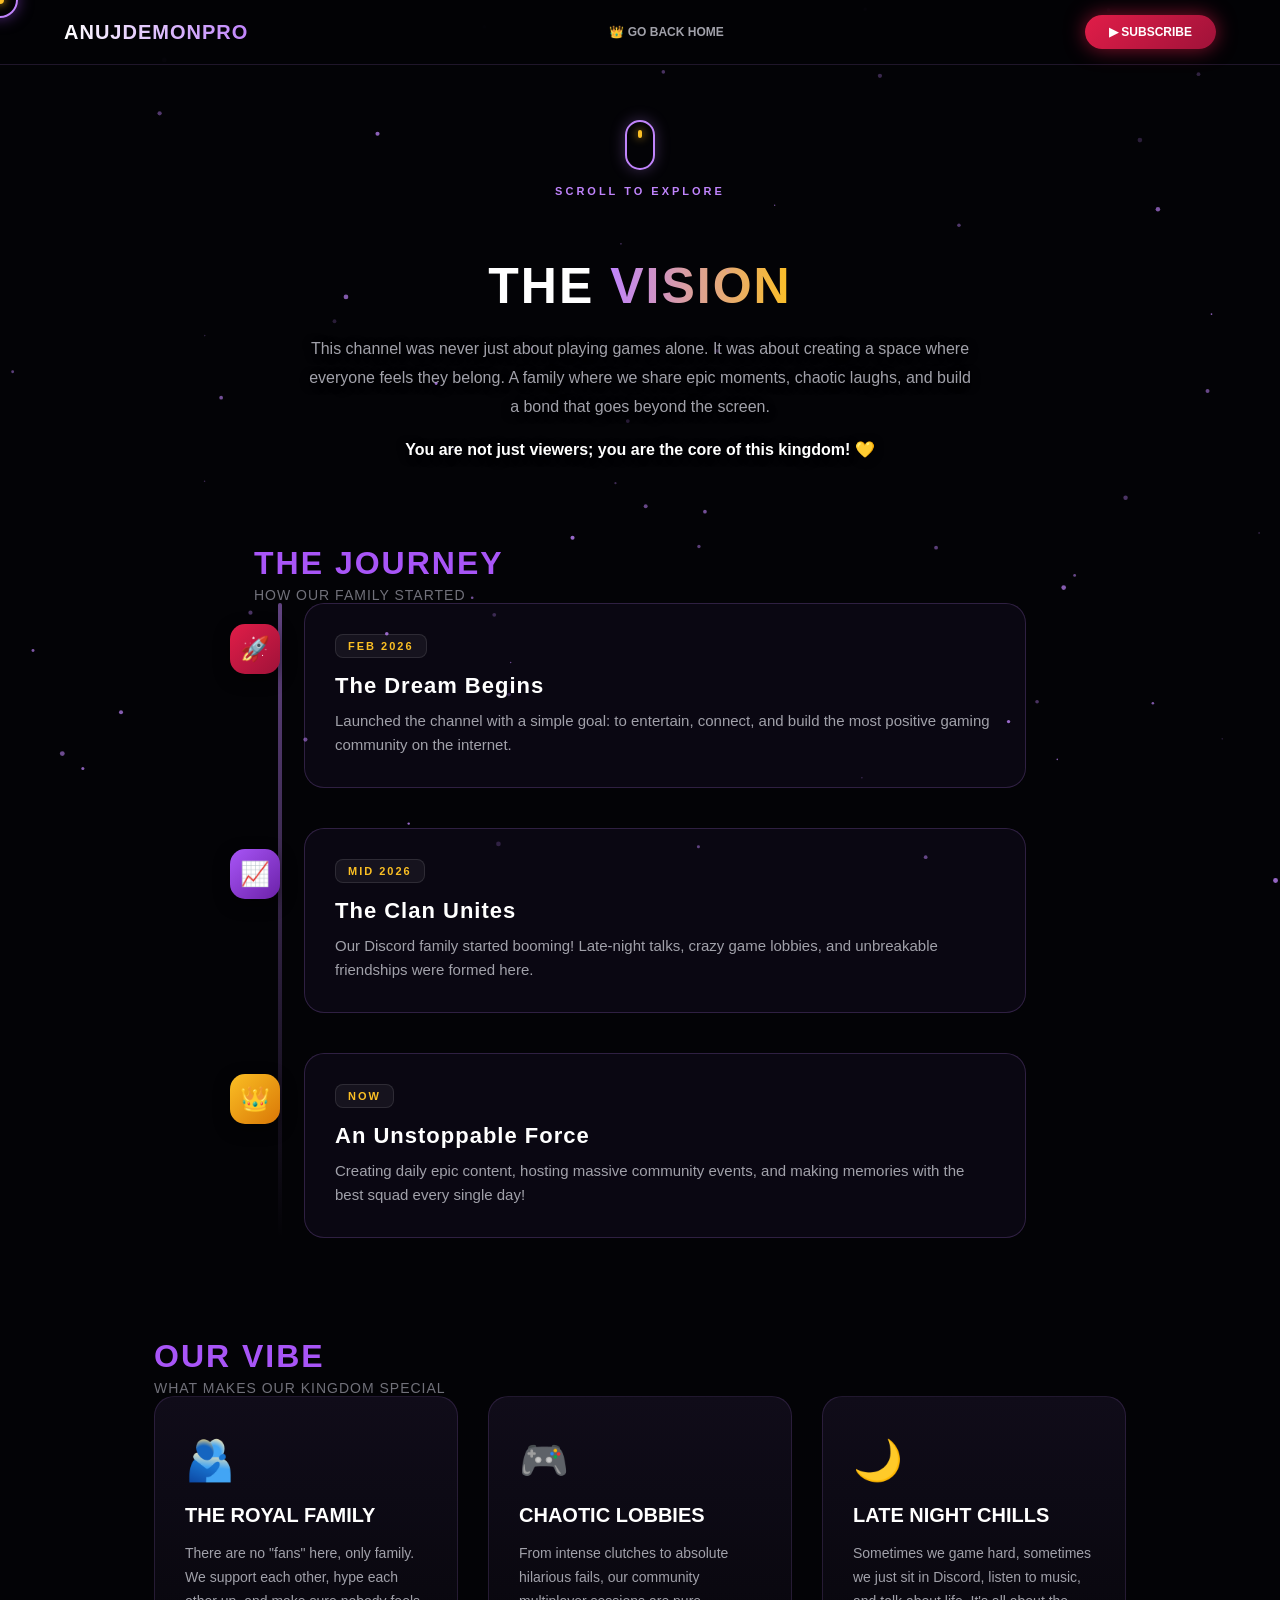
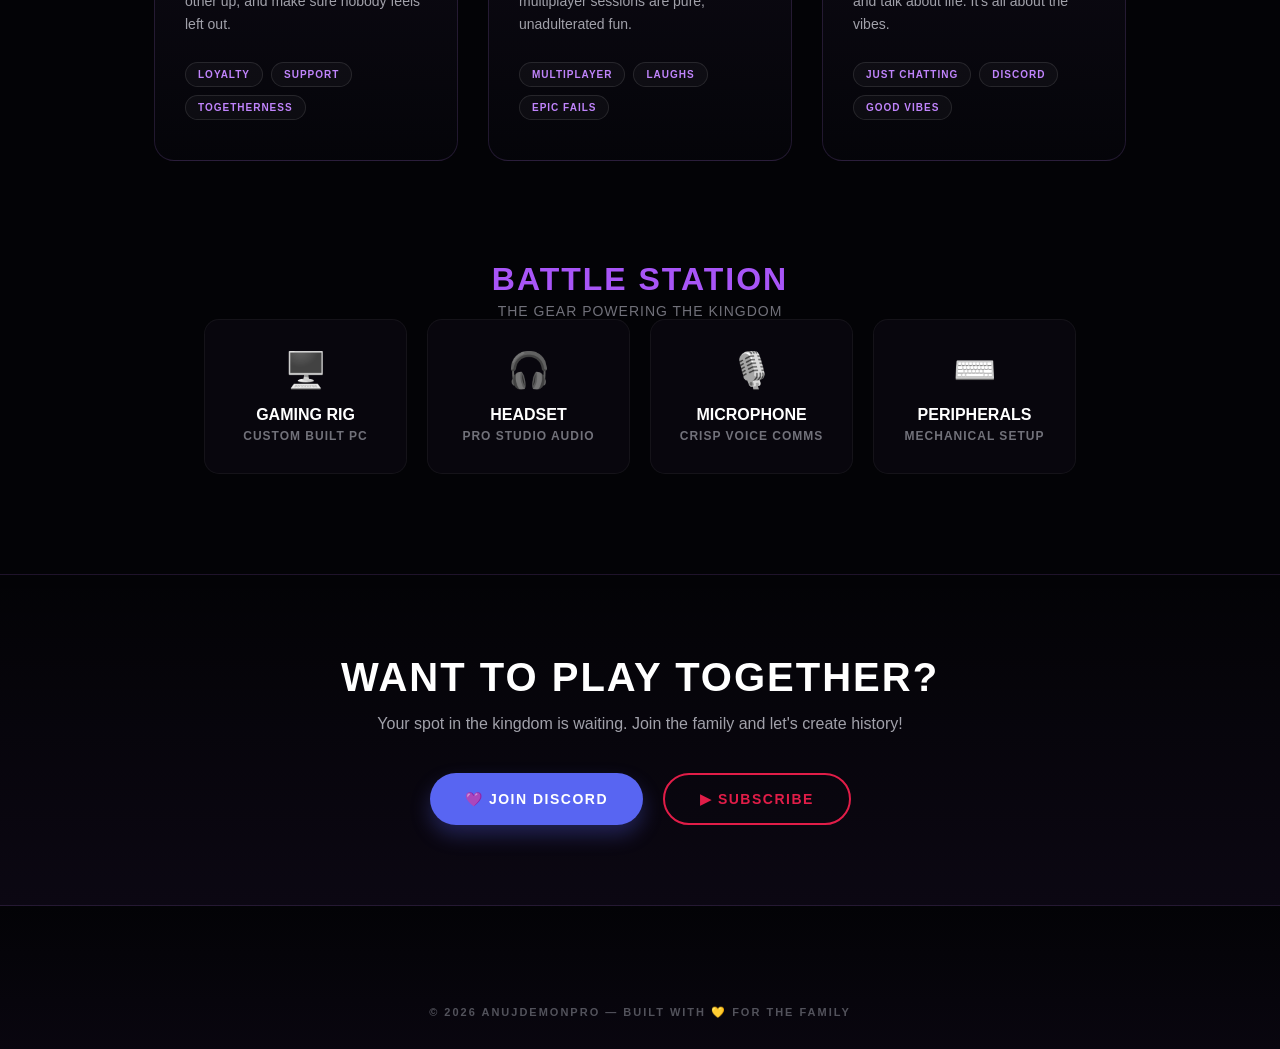
<file: explore.html>
<!DOCTYPE html>
<html lang="en">
<head>
    <meta charset="UTF-8">
    <meta name="viewport" content="width=device-width, initial-scale=1.0">
    <title>The Journey & Family | Anujdemonpro</title>
    <!-- Dono CSS Linked -->
    <link rel="stylesheet" href="style.css">
    <link rel="stylesheet" href="explore.css">
</head>
<body>

    <!-- CUSTOM CURSOR & PARTICLES -->
    <div class="cursor-dot"></div>
    <div class="cursor-outline"></div>
    <canvas id="particles-canvas"></canvas>

    <!-- NAVIGATION BAR -->
    <nav>
        <div class="logo-box">
            <span class="logo-title">ANUJDEMONPRO</span>
        </div>
        <div class="nav-links">
            <a href="index.html#home" class="snd-hover">👑 Go Back Home</a>
        </div>
        <a href="https://youtube.com/@anujdemonpro" target="_blank" style="text-decoration: none;">
            <button class="sub-btn snd-click touch-anim">▶ Subscribe</button>
        </a>
    </nav>

    <!-- SPACER FOR NAVBAR -->
    <div style="height: 100px;"></div>

    <!-- BOUNCING SCROLL INDICATOR -->
    <div class="scroll-wrapper reveal">
        <div class="mouse-icon">
            <div class="wheel"></div>
        </div>
        <span class="scroll-text">Scroll to Explore</span>
    </div>

    <!-- THE VISION (Family Focus) -->
    <section class="vision-section reveal">
        <h1 class="page-main-title">THE <span class="highlight">VISION</span></h1>
        <p class="vision-desc">
            This channel was never just about playing games alone. It was about creating a space where everyone feels they belong. 
            A family where we share epic moments, chaotic laughs, and build a bond that goes beyond the screen. 
            <strong>You are not just viewers; you are the core of this kingdom! 💛</strong>
        </p>
    </section>

    <!-- THE JOURNEY TIMELINE -->
    <section class="journey-section">
        <div class="section-header reveal">
            <h2 class="content-title">THE JOURNEY</h2>
            <p class="content-subtitle">How our family started</p>
        </div>
        
        <div class="timeline-container">
            <!-- Timeline Item 1 -->
            <div class="timeline-box reveal touch-anim">
                <div class="icon-block start-icon">🚀</div>
                <div class="timeline-content">
                    <span class="date-badge">FEB 2026</span>
                    <h3 class="box-title">The Dream Begins</h3>
                    <p class="box-desc">Launched the channel with a simple goal: to entertain, connect, and build the most positive gaming community on the internet.</p>
                </div>
            </div>

            <!-- Timeline Item 2 -->
            <div class="timeline-box reveal touch-anim">
                <div class="icon-block growth-icon">📈</div>
                <div class="timeline-content">
                    <span class="date-badge">MID 2026</span>
                    <h3 class="box-title">The Clan Unites</h3>
                    <p class="box-desc">Our Discord family started booming! Late-night talks, crazy game lobbies, and unbreakable friendships were formed here.</p>
                </div>
            </div>

            <!-- Timeline Item 3 -->
            <div class="timeline-box reveal touch-anim">
                <div class="icon-block crown-icon">👑</div>
                <div class="timeline-content">
                    <span class="date-badge">NOW</span>
                    <h3 class="box-title">An Unstoppable Force</h3>
                    <p class="box-desc">Creating daily epic content, hosting massive community events, and making memories with the best squad every single day!</p>
                </div>
            </div>
        </div>
    </section>

    <!-- OUR GAMING VIBES CARDS -->
    <section class="vibe-section">
        <div class="section-header reveal">
            <h2 class="content-title">OUR VIBE</h2>
            <p class="content-subtitle">What makes our kingdom special</p>
        </div>

        <div class="vibe-grid">
            <div class="vibe-card reveal touch-anim">
                <div class="vibe-icon">🫂</div>
                <h3 class="vibe-title">The Royal Family</h3>
                <p class="vibe-desc">There are no "fans" here, only family. We support each other, hype each other up, and make sure nobody feels left out.</p>
                <div class="vibe-tags">
                    <span>Loyalty</span>
                    <span>Support</span>
                    <span>Togetherness</span>
                </div>
            </div>

            <div class="vibe-card reveal touch-anim">
                <div class="vibe-icon">🎮</div>
                <h3 class="vibe-title">Chaotic Lobbies</h3>
                <p class="vibe-desc">From intense clutches to absolute hilarious fails, our community multiplayer sessions are pure, unadulterated fun.</p>
                <div class="vibe-tags">
                    <span>Multiplayer</span>
                    <span>Laughs</span>
                    <span>Epic Fails</span>
                </div>
            </div>

            <div class="vibe-card reveal touch-anim">
                <div class="vibe-icon">🌙</div>
                <h3 class="vibe-title">Late Night Chills</h3>
                <p class="vibe-desc">Sometimes we game hard, sometimes we just sit in Discord, listen to music, and talk about life. It's all about the vibes.</p>
                <div class="vibe-tags">
                    <span>Just Chatting</span>
                    <span>Discord</span>
                    <span>Good Vibes</span>
                </div>
            </div>
        </div>
    </section>

    <!-- BATTLE STATION SETUP -->
    <section class="setup-section reveal">
        <div class="section-header">
            <h2 class="content-title">BATTLE STATION</h2>
            <p class="content-subtitle">The gear powering the kingdom</p>
        </div>
        <div class="setup-grid">
            <div class="setup-item touch-anim">
                <div class="setup-icon">🖥️</div>
                <h4>Gaming Rig</h4>
                <p>Custom Built PC</p>
            </div>
            <div class="setup-item touch-anim">
                <div class="setup-icon">🎧</div>
                <h4>Headset</h4>
                <p>Pro Studio Audio</p>
            </div>
            <div class="setup-item touch-anim">
                <div class="setup-icon">🎙️</div>
                <h4>Microphone</h4>
                <p>Crisp Voice Comms</p>
            </div>
            <div class="setup-item touch-anim">
                <div class="setup-icon">⌨️</div>
                <h4>Peripherals</h4>
                <p>Mechanical Setup</p>
            </div>
        </div>
    </section>

    <!-- CALL TO ACTION -->
    <section class="cta-section reveal">
        <h2 class="cta-title">WANT TO PLAY TOGETHER?</h2>
        <p class="cta-desc">Your spot in the kingdom is waiting. Join the family and let's create history!</p>
        <div class="cta-buttons">
            <a href="https://discord.gg/WPDnNcpACz" target="_blank" class="cta-btn discord-btn touch-anim">💜 JOIN DISCORD</a>
            <a href="https://youtube.com/@anujdemonpro" target="_blank" class="cta-btn yt-btn touch-anim">▶ SUBSCRIBE</a>
        </div>
    </section>

    <!-- FOOTER -->
    <footer class="main-footer" style="margin-top: 0;">
        <div class="footer-bottom">
            <p>© 2026 ANUJDEMONPRO — BUILT WITH 💛 FOR THE FAMILY</p>
        </div>
    </footer>

    <!-- MAIN SOUNDS & CURSOR SCRIPT -->
    <script src="script.js"></script>
    
    <!-- YAHAN TERA NAYA 3D TILT & MAGNETIC ANIMATION SCRIPT HAI -->
    <script src="explore-anim.js"></script>
</body>
</html>
</file>
<file: style.css>
:root {
    --purple: #c084fc;
    --purple-glow: #a855f7;
    --yellow: #fbbf24;
    --red: #e11d48;
    --bg-dark: #030306;
}

* { margin: 0; padding: 0; box-sizing: border-box; cursor: none !important; }
html { scroll-behavior: smooth; }

body { 
    background-color: var(--bg-dark); 
    color: white; 
    font-family: 'Segoe UI', Roboto, sans-serif; 
    overflow-x: hidden;
    position: relative;
}

/* Custom Gaming Cursor */
.cursor-dot, .cursor-outline {
    pointer-events: none;
    position: fixed;
    top: 0; left: 0;
    transform: translate(-50%, -50%);
    border-radius: 50%;
    z-index: 9999;
    transition: opacity 0.3s ease;
}
.cursor-dot { width: 8px; height: 8px; background-color: var(--yellow); box-shadow: 0 0 10px var(--yellow); }
.cursor-outline { width: 36px; height: 36px; border: 2px solid var(--purple); box-shadow: 0 0 15px rgba(168, 85, 247, 0.5); transition: transform 0.15s ease-out, width 0.2s, height 0.2s; }

/* Interactive Particles Canvas */
#particles-canvas { position: fixed; top: 0; left: 0; width: 100%; height: 100%; pointer-events: none; z-index: 1; }

/* Navigation Bar */
nav { 
    display: flex; justify-content: space-between; align-items: center; 
    padding: 15px 5%; background: rgba(3, 3, 6, 0.85); backdrop-filter: blur(20px);
    position: fixed; top: 0; left: 0; width: 100%; z-index: 1000;
    border-bottom: 1px solid rgba(192, 132, 252, 0.15);
}
.logo-box { display: flex; align-items: center; gap: 12px; }
.logo-title { font-weight: 900; font-size: 20px; letter-spacing: 1px; background: linear-gradient(90deg, #fff, var(--purple)); -webkit-background-clip: text; -webkit-text-fill-color: transparent; }
.nav-links { display: flex; gap: 25px; font-size: 12px; font-weight: 700; text-transform: uppercase; }
.nav-links a { color: #a1a1aa; text-decoration: none; transition: 0.3s; }
.nav-links a:hover { color: var(--purple); }
.sub-btn { 
    background: linear-gradient(135deg, var(--red), #9f1239); padding: 10px 24px; border-radius: 20px; border: none; 
    color: white; font-weight: 800; font-size: 12px; text-transform: uppercase;
    box-shadow: 0 0 20px rgba(225, 29, 72, 0.6); transition: all 0.3s ease;
}
.sub-btn:hover { transform: scale(1.08); box-shadow: 0 0 30px rgba(225, 29, 72, 0.9); }

/* Hero Section */
.hero-section {
    min-height: 100vh; width: 100%; display: flex; align-items: center; padding: 120px 5% 60px 5%;
    background-image: linear-gradient(180deg, rgba(3, 3, 6, 0.4) 0%, rgba(3, 3, 6, 0.1) 50%, rgba(3, 3, 6, 0.95) 100%), 
                      url('https://cdn.phototourl.com/free/2026-07-29-9d5be3e8-eceb-4cd6-99ad-277b46fce14f.png');
    background-size: cover; background-position: center center; background-repeat: no-repeat; position: relative; z-index: 2;
}
.hero-content { max-width: 600px; z-index: 2; }
.tag-badge { display: inline-flex; align-items: center; gap: 8px; font-size: 11px; font-weight: 800; color: var(--yellow); letter-spacing: 2px; margin-bottom: 15px; text-transform: uppercase; padding: 6px 16px; background: rgba(251, 191, 36, 0.15); border-radius: 30px; border: 1px solid rgba(251, 191, 36, 0.4); backdrop-filter: blur(10px); }
.main-title { font-size: clamp(34px, 5.5vw, 65px); font-weight: 900; line-height: 1.05; letter-spacing: 1px; margin-bottom: 15px; text-transform: uppercase; text-shadow: 0 4px 20px rgba(0,0,0,0.8); }
.title-shimmer { background: linear-gradient(90deg, var(--purple), var(--yellow), #38bdf8, var(--purple)); background-size: 300%; -webkit-background-clip: text; -webkit-text-fill-color: transparent; animation: shimmer 5s linear infinite; }
@keyframes shimmer { 0% { background-position: 0% 50%; } 100% { background-position: 300% 50%; } }
.description { font-size: 15px; color: #e4e4e7; line-height: 1.6; margin-bottom: 25px; text-shadow: 0 2px 10px rgba(0,0,0,0.9); }
.btn-container { display: flex; gap: 15px; flex-wrap: wrap; }
.btn-ultra { background: linear-gradient(135deg, #a855f7, #6b21a8); color: white; padding: 14px 32px; border-radius: 30px; border: none; font-weight: 800; font-size: 12px; letter-spacing: 1.5px; box-shadow: 0 0 25px rgba(168, 85, 247, 0.6); text-transform: uppercase; transition: all 0.3s ease; }
.btn-ultra:hover { transform: translateY(-3px) scale(1.03); box-shadow: 0 0 35px rgba(168, 85, 247, 0.9); }
.btn-secondary { background: rgba(0, 0, 0, 0.4); color: white; padding: 14px 32px; border-radius: 30px; border: 1px solid rgba(255, 255, 255, 0.3); font-weight: 800; font-size: 12px; letter-spacing: 1.5px; backdrop-filter: blur(10px); text-transform: uppercase; transition: all 0.3s ease; }
.btn-secondary:hover { background: rgba(255, 255, 255, 0.15); transform: translateY(-3px); border-color: var(--purple); }

/* Stats Card */
.stats-wrapper { padding: 20px 5% 40px 5%; position: relative; z-index: 2; background: var(--bg-dark); }
.stats-card { max-width: 1100px; margin: 0 auto; background: rgba(12, 8, 20, 0.85); border: 1px solid rgba(251, 191, 36, 0.2); border-radius: 20px; padding: 50px 30px; display: flex; justify-content: space-around; flex-wrap: wrap; gap: 40px; box-shadow: 0 10px 40px rgba(0,0,0,0.8), inset 0 0 30px rgba(192, 132, 252, 0.05); backdrop-filter: blur(10px); }
.stat-box { text-align: center; flex: 1; min-width: 180px; }
.stat-number { font-size: clamp(36px, 5vw, 48px); font-weight: 900; font-family: 'Arial Black', Impact, sans-serif; background: linear-gradient(90deg, var(--purple), var(--yellow)); -webkit-background-clip: text; -webkit-text-fill-color: transparent; margin-bottom: 10px; letter-spacing: 1px; transition: all 0.3s ease; }
.stat-number.active-anim { animation: pulseGlow 2s infinite alternate ease-in-out; }
@keyframes pulseGlow { 0% { filter: drop-shadow(0 0 5px rgba(192, 132, 252, 0.4)); transform: scale(1); } 100% { filter: drop-shadow(0 0 15px rgba(251, 191, 36, 0.6)); transform: scale(1.05); } }
.stat-label { font-size: 12px; color: #71717a; text-transform: uppercase; letter-spacing: 2px; font-weight: 800; }

/* PROFILE BIO SECTION */
.bio-wrapper { padding: 40px 5%; position: relative; z-index: 2; display: flex; justify-content: center; }
.bio-card { 
    background: #0d0a15; border-radius: 24px; overflow: hidden; 
    max-width: 420px; width: 100%; 
    box-shadow: 0 15px 40px rgba(0,0,0,0.7), 0 0 20px rgba(255, 51, 133, 0.1); 
    border: 1px solid rgba(255, 51, 133, 0.2);
    transition: transform 0.5s cubic-bezier(0.175, 0.885, 0.32, 1.275), box-shadow 0.5s ease;
}
.bio-card:hover { transform: translateY(-10px) scale(1.02); box-shadow: 0 20px 50px rgba(0,0,0,0.8), 0 0 40px rgba(255, 51, 133, 0.4); border-color: #ff007f; }
.bio-header-bg { background: linear-gradient(135deg, #ff007f, #9d4edd); padding: 50px 20px; display: flex; justify-content: center; align-items: center; position: relative; background-image: radial-gradient(white 1px, transparent 1px); background-size: 30px 30px; background-position: 0 0, 15px 15px; }
@keyframes floatAvatar { 0% { transform: translateY(0px); box-shadow: 0 10px 30px rgba(0,0,0,0.4); } 50% { transform: translateY(-12px); box-shadow: 0 25px 45px rgba(255, 255, 255, 0.4); } 100% { transform: translateY(0px); box-shadow: 0 10px 30px rgba(0,0,0,0.4); } }
.bio-avatar { width: 170px; height: 170px; border-radius: 20px; object-fit: cover; border: 3px solid rgba(255,255,255,0.4); animation: floatAvatar 4s ease-in-out infinite; transition: transform 0.4s cubic-bezier(0.175, 0.885, 0.32, 1.275); }
.bio-avatar:hover { transform: scale(1.1) rotate(5deg) !important; border-color: white; }
.bio-content { padding: 30px; }
.bio-subtitle { color: #fbbf24; font-size: 11px; font-weight: 800; letter-spacing: 2px; text-transform: uppercase; display: block; margin-bottom: 12px; }
.bio-title { color: #ff3385; font-size: 26px; font-weight: 900; letter-spacing: 1px; margin-bottom: 20px; text-transform: uppercase; }
.bio-text { font-size: 14px; line-height: 1.6; margin-bottom: 15px; }
.primary-text { color: #f4f4f5; font-size: 15px;}
.secondary-text { color: #8f8f9d; }

.bio-tags { display: flex; gap: 10px; flex-wrap: wrap; margin: 25px 0; }
.game-tag { font-size: 10px; font-weight: 800; padding: 6px 14px; border-radius: 8px; text-transform: uppercase; letter-spacing: 1px; }
.vibe-tag { background: rgba(255, 51, 133, 0.1); color: #ff3385; border: 1px solid rgba(255, 51, 133, 0.3); }
.fun-tag { background: rgba(168, 85, 247, 0.1); color: #c084fc; border: 1px solid rgba(168, 85, 247, 0.3); }
.fam-tag { background: rgba(251, 191, 36, 0.1); color: #fbbf24; border: 1px solid rgba(251, 191, 36, 0.3); }
.read-more-link { color: #ff3385; font-size: 12px; font-weight: 800; text-transform: uppercase; letter-spacing: 2px; text-decoration: none; display: inline-block; transition: 0.3s; }
.read-more-link:hover { color: #fff; transform: translateX(5px); }

/* SOCIAL COMMUNITY SECTION - Grid Background & Glowing Borders */
.social-wrapper { padding: 60px 5% 100px 5%; position: relative; z-index: 2; background: var(--bg-dark); background-image: linear-gradient(rgba(255, 255, 255, 0.02) 1px, transparent 1px), linear-gradient(90deg, rgba(255, 255, 255, 0.02) 1px, transparent 1px); background-size: 40px 40px; }
.social-header { text-align: center; margin-bottom: 50px; }
.content-title { font-size: 32px; font-weight: 900; color: var(--purple-glow); text-transform: uppercase; letter-spacing: 2px; margin-bottom: 5px; }
.content-subtitle { color: #71717a; font-size: 14px; text-transform: uppercase; letter-spacing: 1px; }

.social-cards-container { display: flex; justify-content: center; gap: 30px; flex-wrap: wrap; max-width: 1200px; margin: 0 auto; }
.social-card { display: flex; align-items: center; gap: 20px; width: 100%; max-width: 350px; padding: 25px; border-radius: 20px; text-decoration: none; transition: all 0.4s cubic-bezier(0.175, 0.885, 0.32, 1.275); position: relative; overflow: hidden; }

@keyframes borderGlow { 0% { background-position: 0% 50%; } 50% { background-position: 100% 50%; } 100% { background-position: 0% 50%; } }

.discord-card { border: 2px solid transparent; background: linear-gradient(rgba(15, 10, 25, 0.95), rgba(15, 10, 25, 0.95)) padding-box, linear-gradient(90deg, transparent, #5865F2, #5865F2, transparent) border-box; background-size: 300% 300%; animation: borderGlow 4s linear infinite; box-shadow: 0 10px 30px rgba(88, 101, 242, 0.05); }
.discord-card:hover { transform: translateY(-10px) scale(1.03); box-shadow: 0 15px 40px rgba(88, 101, 242, 0.4), inset 0 0 20px rgba(88, 101, 242, 0.1); }
.discord-icon { color: #5865F2; filter: drop-shadow(0 0 15px rgba(88, 101, 242, 0.6)); }

.insta-card { border: 2px solid transparent; background: linear-gradient(rgba(15, 10, 25, 0.95), rgba(15, 10, 25, 0.95)) padding-box, linear-gradient(90deg, transparent, #E1306C, #F56040, transparent) border-box; background-size: 300% 300%; animation: borderGlow 4s linear infinite reverse; box-shadow: 0 10px 30px rgba(225, 48, 108, 0.05); }
.insta-card:hover { transform: translateY(-10px) scale(1.03); box-shadow: 0 15px 40px rgba(225, 48, 108, 0.4), inset 0 0 20px rgba(225, 48, 108, 0.1); }
.insta-icon { color: #E1306C; filter: drop-shadow(0 0 15px rgba(225, 48, 108, 0.6)); }

.youtube-card { border: 2px solid transparent; background: linear-gradient(rgba(15, 10, 25, 0.95), rgba(15, 10, 25, 0.95)) padding-box, linear-gradient(90deg, transparent, #FF0000, #ff4d4d, transparent) border-box; background-size: 300% 300%; animation: borderGlow 4s linear infinite; box-shadow: 0 10px 30px rgba(255, 0, 0, 0.05); }
.youtube-card:hover { transform: translateY(-10px) scale(1.03); box-shadow: 0 15px 40px rgba(255, 0, 0, 0.4), inset 0 0 20px rgba(255, 0, 0, 0.1); }
.youtube-icon { color: #FF0000; filter: drop-shadow(0 0 15px rgba(255, 0, 0, 0.6)); }

.social-icon { transition: transform 0.4s ease; display: flex; justify-content: center; align-items: center; }
.social-card:hover .social-icon { transform: scale(1.2) rotate(-5deg); }
.social-text h3 { color: #fff; font-size: 18px; font-weight: 900; letter-spacing: 1px; text-transform: uppercase; margin-bottom: 5px; }
.social-text p { color: #a1a1aa; font-size: 12px; font-weight: 600; text-transform: uppercase; letter-spacing: 1px; }

/* Reveal Classes */
.reveal { opacity: 0; transform: translateY(30px); transition: all 0.8s ease; }
.reveal.active { opacity: 1; transform: translateY(0); }

/* MAIN SPARKLE FOOTER */
.main-footer {
    position: relative;
    background: linear-gradient(to bottom, #030306, #09060f);
    border-top: 1px solid rgba(192, 132, 252, 0.15);
    padding: 70px 5% 30px 5%;
    overflow: hidden;
    z-index: 2;
}

.footer-sparkles {
    position: absolute; top: 0; left: 0; right: 0; bottom: 0;
    background-image: 
        radial-gradient(circle at 15% 25%, rgba(192, 132, 252, 0.5) 1px, transparent 2px),
        radial-gradient(circle at 85% 35%, rgba(251, 191, 36, 0.6) 2px, transparent 3px),
        radial-gradient(circle at 35% 75%, rgba(255, 51, 133, 0.5) 1.5px, transparent 2px),
        radial-gradient(circle at 75% 85%, rgba(56, 189, 248, 0.6) 2px, transparent 3px),
        radial-gradient(circle at 50% 15%, rgba(255, 255, 255, 0.4) 1px, transparent 2px);
    background-size: 120px 120px;
    animation: sparkleAnim 4s infinite alternate ease-in-out; opacity: 0.7; pointer-events: none; 
}
@keyframes sparkleAnim {
    0% { opacity: 0.2; transform: translateY(0) scale(1); }
    50% { opacity: 1; transform: translateY(-5px) scale(1.1); }
    100% { opacity: 0.2; transform: translateY(-10px) scale(1); }
}

.footer-content { display: flex; justify-content: space-between; flex-wrap: wrap; gap: 50px; max-width: 1100px; margin: 0 auto; padding-bottom: 40px; border-bottom: 1px solid rgba(255, 255, 255, 0.05); position: relative; z-index: 5; }

.footer-brand { flex: 2; min-width: 300px; }
.footer-logo-container { display: flex; align-items: center; gap: 15px; margin-bottom: 20px; }
.footer-icon { background: linear-gradient(135deg, #ff007f, #9d4edd); width: 45px; height: 45px; border-radius: 12px; display: flex; justify-content: center; align-items: center; font-size: 22px; box-shadow: 0 0 20px rgba(255, 0, 127, 0.4); }
.footer-name-box { display: flex; flex-direction: column; }
.footer-name { color: #ff3385; font-size: 20px; font-weight: 900; letter-spacing: 2px; }
.footer-handle { color: #71717a; font-size: 11px; font-weight: 600; text-transform: uppercase; letter-spacing: 1px; }
.footer-desc { color: #a1a1aa; font-size: 14px; line-height: 1.7; max-width: 380px; }

.footer-links-group { flex: 1; min-width: 150px; display: flex; flex-direction: column; gap: 15px; }
.footer-heading { color: #a1a1aa; font-size: 12px; font-weight: 800; letter-spacing: 3px; text-transform: uppercase; margin-bottom: 10px; }
.footer-links-group a { color: #c084fc; text-decoration: none; font-size: 14px; font-weight: 700; transition: 0.3s; display: inline-flex; align-items: center; gap: 8px; }
.footer-links-group a:hover { color: #fbbf24; transform: translateX(5px); }

.footer-social-row { display: flex; flex-direction: row; gap: 20px; flex-wrap: wrap; }
.footer-social-row a { display: flex; align-items: center; gap: 8px; color: #a1a1aa; text-decoration: none; font-size: 14px; font-weight: 700; transition: all 0.3s ease; }
.footer-social-row a svg { transition: transform 0.3s ease; }
.footer-social-row a:hover { transform: translateY(-3px); }
.footer-social-row a:hover svg { transform: scale(1.2); }

.footer-social-row a.yt-link:hover { color: #FF0000; filter: drop-shadow(0 0 5px rgba(255, 0, 0, 0.5)); }
.footer-social-row a.dc-link:hover { color: #5865F2; filter: drop-shadow(0 0 5px rgba(88, 101, 242, 0.5)); }
.footer-social-row a.ig-link:hover { color: #E1306C; filter: drop-shadow(0 0 5px rgba(225, 48, 108, 0.5)); }

.footer-bottom { text-align: center; padding-top: 30px; color: #52525b; font-size: 11px; font-weight: 700; letter-spacing: 2px; text-transform: uppercase; position: relative; z-index: 5; }

/* Global Mobile Fixes */
@media (max-width: 768px) {
    * { cursor: auto !important; }
    .cursor-dot, .cursor-outline { display: none; }
    nav { flex-direction: column; padding: 10px; gap: 10px; height: auto; }
    .logo-title { font-size: 16px; }
    .nav-links { display: none; }
    .sub-btn { padding: 6px 15px; font-size: 10px; }
    .hero-section { min-height: auto; padding: 110px 5% 50px 5%; text-align: center; justify-content: center; background-position: center top; }
    .hero-content { background: rgba(3, 3, 6, 0.55); padding: 25px 20px; border-radius: 20px; backdrop-filter: blur(10px); }
    .social-card { max-width: 100%; }
    .bio-card { max-width: 100%; }
    .footer-content { flex-direction: column; text-align: center; gap: 30px; }
    .footer-logo-container { justify-content: center; }
    .footer-desc { margin: 0 auto; }
    .footer-links-group { align-items: center; }
    .footer-social-row { justify-content: center; }
}
</file>
<file: explore.css>
/* ==================================================
   🔥 EXPLORE PAGE CSS (LAYOUT & PRO ANIMATIONS) 🔥
================================================== */

/* SCROLL INDICATOR ANIMATION */
.scroll-wrapper { display: flex; flex-direction: column; align-items: center; justify-content: center; margin: 20px 0 60px 0; }
.mouse-icon { width: 30px; height: 50px; border: 2px solid var(--purple, #a855f7); border-radius: 20px; position: relative; box-shadow: 0 0 15px rgba(192, 132, 252, 0.3); }
.wheel { width: 4px; height: 8px; background: var(--yellow, #fbbf24); border-radius: 4px; position: absolute; top: 8px; left: 50%; transform: translateX(-50%); animation: scrollBounce 2s infinite cubic-bezier(0.15, 0.41, 0.69, 0.94); box-shadow: 0 0 10px var(--yellow, #fbbf24); }
@keyframes scrollBounce { 0% { opacity: 1; transform: translate(-50%, 0); } 50% { opacity: 0; transform: translate(-50%, 20px); } 100% { opacity: 0; transform: translate(-50%, 0); } }
.scroll-text { font-size: 11px; color: var(--purple, #a855f7); margin-top: 15px; font-weight: 800; text-transform: uppercase; letter-spacing: 3px; animation: pulseText 2s infinite; }
@keyframes pulseText { 0%, 100% { opacity: 0.5; } 50% { opacity: 1; } }

/* GLOBAL TOUCH/CLICK ANIMATION (Feels like pressing a real button) */
.touch-anim { transition: transform 0.2s cubic-bezier(0.4, 0, 0.2, 1), box-shadow 0.2s ease, border-color 0.2s ease; cursor: pointer; }
.touch-anim:active { transform: scale(0.95) translateY(2px) !important; box-shadow: 0 0 10px rgba(192, 132, 252, 0.8) !important; }

/* REVEAL ON SCROLL */
.reveal { opacity: 0; transform: translateY(40px); transition: all 0.8s cubic-bezier(0.5, 0, 0, 1); }
.reveal.active { opacity: 1; transform: translateY(0); }

/* THE VISION SECTION */
.vision-section { text-align: center; max-width: 800px; margin: 0 auto 80px auto; padding: 0 5%; }
.page-main-title { font-size: clamp(30px, 5vw, 50px); font-weight: 900; letter-spacing: 2px; margin-bottom: 20px; color: #fff; }
.page-main-title .highlight { 
    background: linear-gradient(90deg, var(--purple, #a855f7), var(--yellow, #fbbf24)); 
    -webkit-background-clip: text; 
    -webkit-text-fill-color: transparent; 
    animation: neonPulse 2s infinite alternate; 
}

@keyframes neonPulse {
    0% { filter: drop-shadow(0 0 5px rgba(251, 191, 36, 0.4)); }
    100% { filter: drop-shadow(0 0 20px rgba(168, 85, 247, 0.9)); }
}

.vision-desc { font-size: 16px; color: #a1a1aa; line-height: 1.8; text-shadow: 0 2px 10px rgba(0,0,0,0.5); }
.vision-desc strong { color: #fff; font-weight: 800; display: block; margin-top: 15px; }

/* THE JOURNEY TIMELINE (Blocky Icon Style) */
.journey-section { max-width: 900px; margin: 0 auto 100px auto; padding: 0 5%; position: relative; }
.timeline-container { position: relative; padding-left: 50px; }
.timeline-container::before { content: ''; position: absolute; left: 24px; top: 0; bottom: 0; width: 4px; background: linear-gradient(to bottom, var(--purple, #a855f7), transparent); border-radius: 5px; opacity: 0.5; }

.timeline-box { 
    position: relative; background: rgba(15, 10, 25, 0.7); border: 1px solid rgba(192, 132, 252, 0.2); border-radius: 20px; padding: 30px; margin-bottom: 40px; backdrop-filter: blur(10px); 
    transition: transform 0.3s cubic-bezier(0.175, 0.885, 0.32, 1.275), background 0.3s ease, box-shadow 0.3s ease;
    will-change: transform;
}
.timeline-box:hover { border-color: var(--purple, #a855f7); transform: translateX(10px); box-shadow: 0 10px 30px rgba(168, 85, 247, 0.15); }

/* Timeline Icons (Left Side) */
.icon-block { 
    position: absolute; left: -75px; top: 20px; width: 50px; height: 50px; border-radius: 15px; display: flex; justify-content: center; align-items: center; font-size: 24px; font-weight: bold; color: white; box-shadow: 0 5px 15px rgba(0,0,0,0.5); z-index: 2; transition: transform 0.3s ease; 
    animation: floatAnim 3.5s ease-in-out infinite; 
}
.start-icon { background: linear-gradient(135deg, #e11d48, #9f1239); }
.growth-icon { background: linear-gradient(135deg, #a855f7, #6b21a8); }
.crown-icon { background: linear-gradient(135deg, #fbbf24, #d97706); }
.timeline-box:hover .icon-block { transform: scale(1.15) rotate(5deg); }

.date-badge { display: inline-block; background: rgba(255,255,255,0.05); border: 1px solid rgba(255,255,255,0.1); padding: 5px 12px; border-radius: 8px; font-size: 11px; font-weight: 800; color: var(--yellow, #fbbf24); letter-spacing: 2px; margin-bottom: 15px; }
.box-title { font-size: 22px; font-weight: 900; color: #fff; margin-bottom: 10px; letter-spacing: 1px; }
.box-desc { font-size: 15px; color: #a1a1aa; line-height: 1.6; }

/* OUR VIBE CARDS (Family Focus) */
.vibe-section { max-width: 1100px; margin: 0 auto 100px auto; padding: 0 5%; }
.vibe-grid { display: grid; grid-template-columns: repeat(auto-fit, minmax(300px, 1fr)); gap: 30px; }
.vibe-card { 
    background: linear-gradient(180deg, rgba(20, 15, 30, 0.8) 0%, rgba(5, 5, 10, 0.9) 100%); border: 1px solid rgba(192, 132, 252, 0.15); border-radius: 20px; padding: 40px 30px; position: relative; overflow: hidden; 
    transition: transform 0.3s cubic-bezier(0.175, 0.885, 0.32, 1.275), background 0.3s ease, box-shadow 0.3s ease;
    will-change: transform;
}
.vibe-card:hover { border-color: rgba(168, 85, 247, 0.8); transform: translateY(-10px); box-shadow: 0 15px 40px rgba(168, 85, 247, 0.2); }

.vibe-icon { 
    font-size: 40px; margin-bottom: 20px; transition: transform 0.4s ease; 
    animation: floatAnim 4s ease-in-out infinite; 
    animation-delay: 1s; 
}
.vibe-card:hover .vibe-icon { transform: scale(1.2) translateY(-5px); }
.vibe-title { font-size: 20px; color: #fff; font-weight: 900; text-transform: uppercase; margin-bottom: 15px; }
.vibe-desc { font-size: 14px; color: #a1a1aa; line-height: 1.7; margin-bottom: 25px; min-height: 70px; }

.vibe-tags { display: flex; gap: 8px; flex-wrap: wrap; }
.vibe-tags span { background: rgba(255,255,255,0.03); border: 1px solid rgba(255,255,255,0.1); color: var(--purple, #a855f7); font-size: 10px; font-weight: 800; padding: 6px 12px; border-radius: 20px; text-transform: uppercase; letter-spacing: 1px; transition: 0.3s; }
.vibe-card:hover .vibe-tags span { background: rgba(168, 85, 247, 0.15); border-color: var(--purple, #a855f7); color: #fff; }

/* BATTLE STATION SETUP */
.setup-section { max-width: 1000px; margin: 0 auto 100px auto; padding: 0 5%; text-align: center; }
.setup-grid { display: flex; justify-content: center; flex-wrap: wrap; gap: 20px; }
.setup-item { 
    background: rgba(10, 8, 15, 0.8); border: 1px solid rgba(255,255,255,0.05); border-radius: 15px; padding: 30px 20px; min-width: 200px; flex: 1; max-width: 250px; 
    transition: transform 0.3s cubic-bezier(0.175, 0.885, 0.32, 1.275), background 0.3s ease, box-shadow 0.3s ease;
    will-change: transform;
}
.setup-item:hover { border-color: var(--yellow, #fbbf24); background: rgba(251, 191, 36, 0.05); }

.setup-icon { 
    font-size: 35px; margin-bottom: 15px; filter: grayscale(100%); transition: all 0.3s ease; 
    animation: floatAnim 3.5s ease-in-out infinite;
}
.setup-item:hover .setup-icon { filter: grayscale(0%); transform: scale(1.2); }
.setup-item h4 { color: #fff; font-size: 16px; font-weight: 800; margin-bottom: 5px; text-transform: uppercase; }
.setup-item p { color: #71717a; font-size: 12px; font-weight: 600; text-transform: uppercase; letter-spacing: 1px; }

/* CALL TO ACTION BOTTOM */
.cta-section { text-align: center; padding: 80px 5%; background: linear-gradient(0deg, rgba(168, 85, 247, 0.05) 0%, transparent 100%); border-top: 1px solid rgba(192, 132, 252, 0.1); margin-bottom: 0; }
.cta-title { font-size: clamp(28px, 4vw, 40px); font-weight: 900; color: #fff; letter-spacing: 2px; margin-bottom: 15px; }
.cta-desc { color: #a1a1aa; font-size: 16px; margin-bottom: 40px; }
.cta-buttons { display: flex; justify-content: center; gap: 20px; flex-wrap: wrap; }
.cta-btn { 
    padding: 16px 35px; border-radius: 30px; font-weight: 900; font-size: 14px; text-decoration: none; letter-spacing: 1.5px; display: inline-flex; align-items: center; justify-content: center; 
    transition: transform 0.2s cubic-bezier(0.25, 0.46, 0.45, 0.94), box-shadow 0.3s ease, background 0.3s ease;
    will-change: transform;
}
.discord-btn { background: #5865F2; color: white; box-shadow: 0 10px 20px rgba(88, 101, 242, 0.3); }
.discord-btn:hover { background: #4752C4; box-shadow: 0 15px 30px rgba(88, 101, 242, 0.6); }
.yt-btn { background: transparent; border: 2px solid #e11d48; color: #e11d48; }
.yt-btn:hover { background: #e11d48; color: white; box-shadow: 0 10px 30px rgba(225, 29, 72, 0.4); }

/* GLOBAL FLOATING ANIMATION KEYFRAMES */
@keyframes floatAnim {
    0%, 100% { transform: translateY(0); filter: drop-shadow(0 0 5px rgba(255,255,255,0.1)); }
    50% { transform: translateY(-12px); filter: drop-shadow(0 10px 15px rgba(168, 85, 247, 0.5)); }
}

/* MOBILE RESPONSIVENESS */
@media (max-width: 768px) {
    .timeline-container { padding-left: 40px; }
    .timeline-container::before { left: 14px; }
    .icon-block { left: -55px; width: 40px; height: 40px; font-size: 18px; top: 25px; }
    .timeline-box { padding: 25px 20px; }
    .setup-grid { flex-direction: column; align-items: center; }
    .setup-item { width: 100%; max-width: 300px; }
    .cta-buttons { flex-direction: column; width: 100%; max-width: 300px; margin: 0 auto; }
}
</file>
